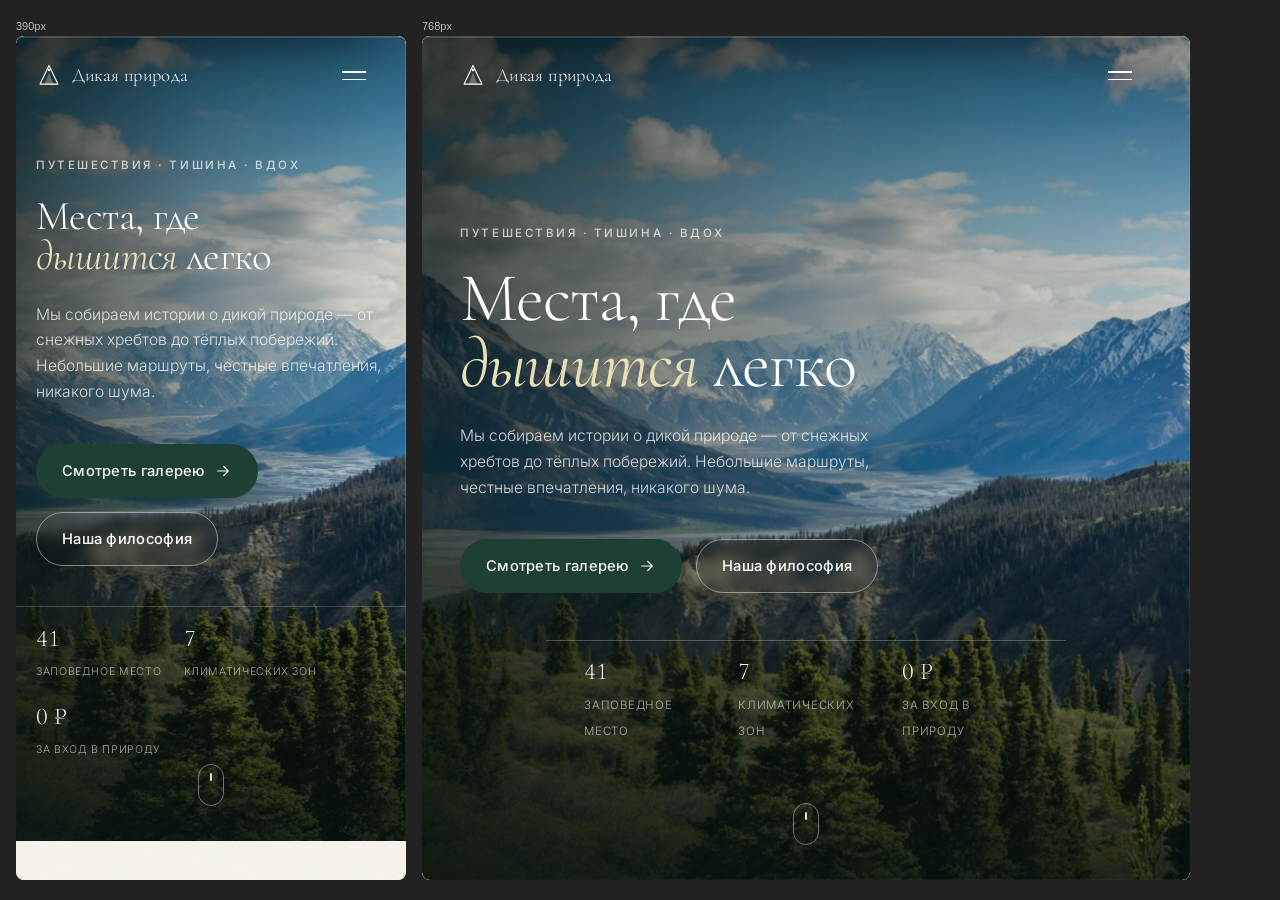
<file: test.html>
<!DOCTYPE html>
<html>
<head><meta charset="utf-8"><style>
  body{margin:0;background:#222;display:flex;gap:16px;padding:16px;font-family:sans-serif;color:#fff}
  iframe{border:0;background:#fff;border-radius:8px}
  figure{margin:0}
  figcaption{font-size:11px;padding:4px 0;opacity:.7}
</style></head>
<body>
  <figure><figcaption>390px</figcaption><iframe src="index.html" width="390" height="844"></iframe></figure>
  <figure><figcaption>768px</figcaption><iframe src="index.html" width="768" height="844"></iframe></figure>
</body>
</html>
</file>
